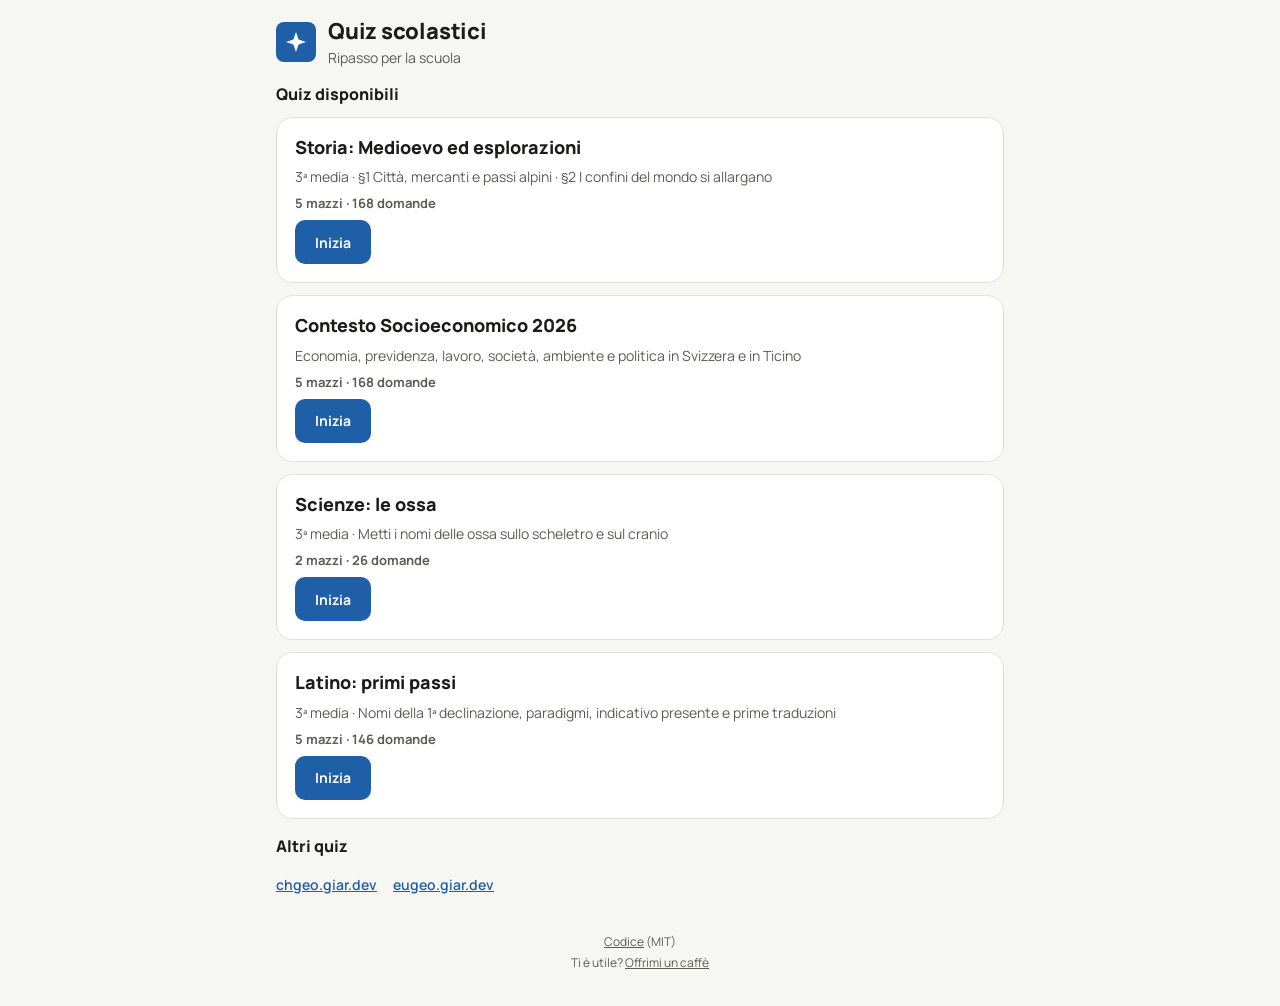
<file: index.html>
<!doctype html>
<!--
  Landing page. All visible text comes from shared/i18n.js (data-i18n) and quizzes.js,
  rendered by shared/landing.js.
-->
<html lang="it">
<head>
<meta charset="utf-8">
<meta name="viewport" content="width=device-width, initial-scale=1, viewport-fit=cover">
<title>Quiz scolastici</title>
<meta name="description" content="">
<meta name="theme-color" content="#1F5FA8">
<link rel="manifest" href="manifest.webmanifest">
<link rel="icon" href="icon.svg" type="image/svg+xml">
<link rel="apple-touch-icon" href="icon-180.png">
<link rel="preconnect" href="https://fonts.googleapis.com">
<link href="https://fonts.googleapis.com/css2?family=Manrope:wght@500;600;700;800&display=swap" rel="stylesheet">
<link rel="stylesheet" href="shared/style.css">
</head>
<body>
<div class="wrap">
  <header>
    <div class="brand">
      <div class="mark" aria-hidden="true"><svg width="24" height="24" viewBox="0 0 24 24" fill="none"><path d="M12 2l2.6 7.4L22 12l-7.4 2.6L12 22l-2.6-7.4L2 12l7.4-2.6z" fill="#fff"/></svg></div>
      <div><h1 data-i18n="siteTitle"></h1><p class="sub" data-i18n="siteSub"></p></div>
    </div>
  </header>

  <main class="landing">
    <h2 data-i18n="landingQuizzes"></h2>
    <div class="quizzes" id="quizzes"></div>
  </main>

  <section class="others" id="others">
    <h2 data-i18n="landingOthers"></h2>
    <p class="links"><a href="https://chgeo.giar.dev">chgeo.giar.dev</a> <a href="https://eugeo.giar.dev">eugeo.giar.dev</a></p>
  </section>

  <footer><a href="https://github.com/miguelgila/schoolquiz-web" rel="noopener" data-i18n="footCode"></a> (<span data-i18n="footLicence"></span>)<br><span data-i18n="coffeeQ"></span> <a href="https://ko-fi.com/miguelgila" rel="noopener" data-i18n="coffee"></a></footer>
</div>

<script src="shared/i18n.js"></script>
<script src="quizzes.js"></script>
<script src="shared/landing.js"></script>
</body>
</html>
</file>
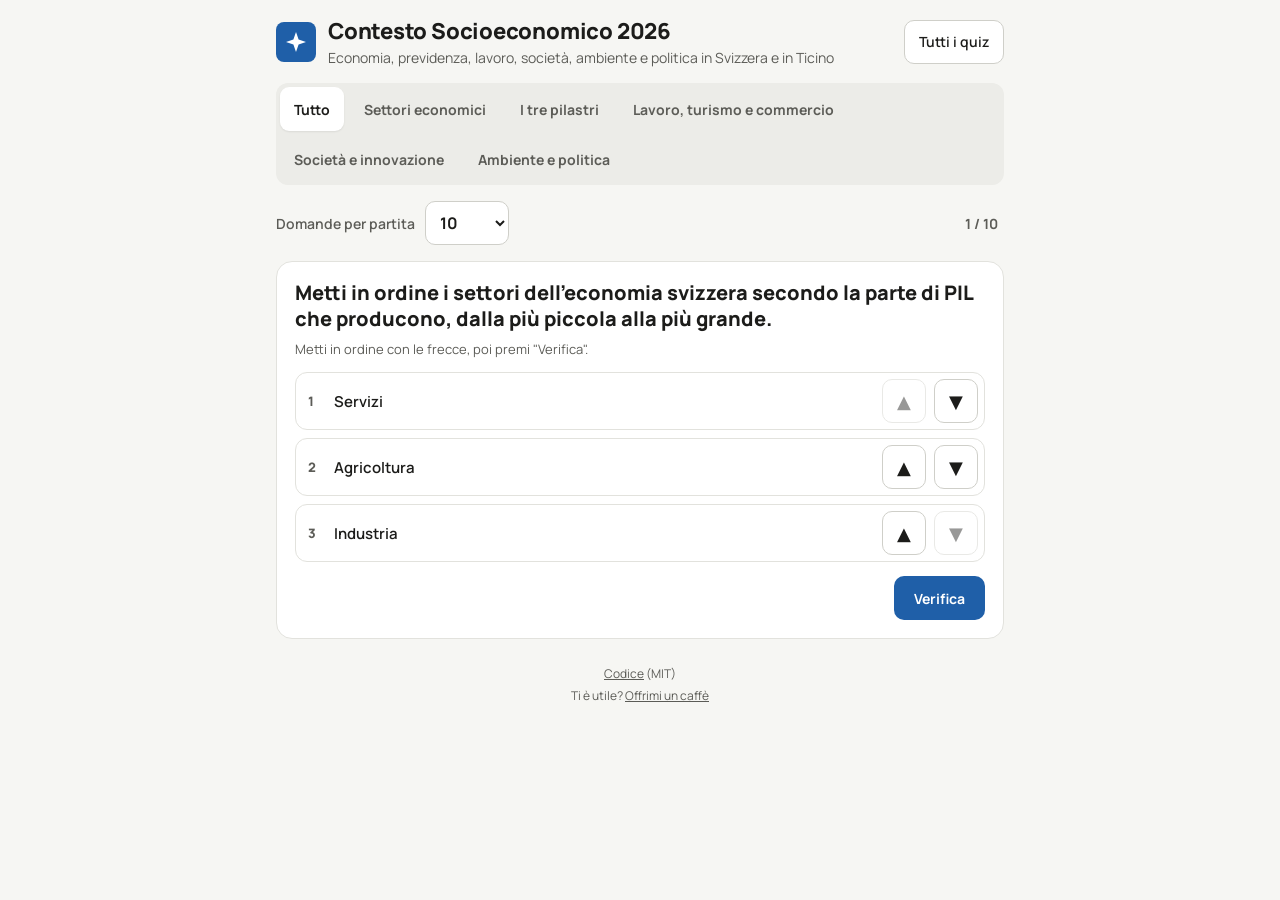
<file: contesto-socioeconomico-2026/index.html>
<!doctype html>
<html lang="it">
<head>
<meta charset="utf-8">
<meta name="viewport" content="width=device-width, initial-scale=1, viewport-fit=cover">
<title>Contesto Socioeconomico 2026</title>
<meta name="description" content="Quiz di contesto socioeconomico svizzero e ticinese: settori economici, tre pilastri, lavoro e turismo, società e innovazione, ambiente e politica.">
<link rel="manifest" href="../manifest.webmanifest">
<link rel="icon" href="../icon.svg" type="image/svg+xml">
<link rel="apple-touch-icon" href="../icon-180.png">
<meta name="theme-color" content="#1F5FA8">
<link rel="preconnect" href="https://fonts.googleapis.com">
<link href="https://fonts.googleapis.com/css2?family=Manrope:wght@500;600;700;800&display=swap" rel="stylesheet">
<link rel="stylesheet" href="../shared/style.css">
</head>
<body>
<div class="wrap">
  <header>
    <div class="brand">
      <div class="mark" aria-hidden="true"><svg width="24" height="24" viewBox="0 0 24 24" fill="none"><path d="M12 2l2.6 7.4L22 12l-7.4 2.6L12 22l-2.6-7.4L2 12l7.4-2.6z" fill="#fff"/></svg></div>
      <div><h1 id="qTitle"></h1><p class="sub" id="qSub"></p></div>
    </div>
    <div class="hnav">
      <a id="backLink" class="back" href="../" data-i18n="back"></a>
      <select id="langSel" class="lang" data-i18n-aria="langAria"></select>
    </div>
  </header>

  <nav class="seg" id="decks" data-i18n-aria="decksAria"></nav>

  <div class="row"><div class="tools"><label for="roundLen" data-i18n="roundLen"></label><select id="roundLen"></select><span class="progress" id="progress" aria-live="polite"></span></div></div>

  <main class="panel" id="card"></main>
  <section class="result panel" id="result" aria-live="polite"></section>

  <footer><a href="https://github.com/miguelgila/schoolquiz-web" rel="noopener" data-i18n="footCode"></a> (<span data-i18n="footLicence"></span>)<br><span data-i18n="coffeeQ"></span> <a href="https://ko-fi.com/miguelgila" rel="noopener" data-i18n="coffee"></a></footer>
</div>

<script src="../shared/i18n.js"></script>
<script src="questions.js"></script>
<script src="../shared/engine.js"></script>
</body>
</html>
</file>
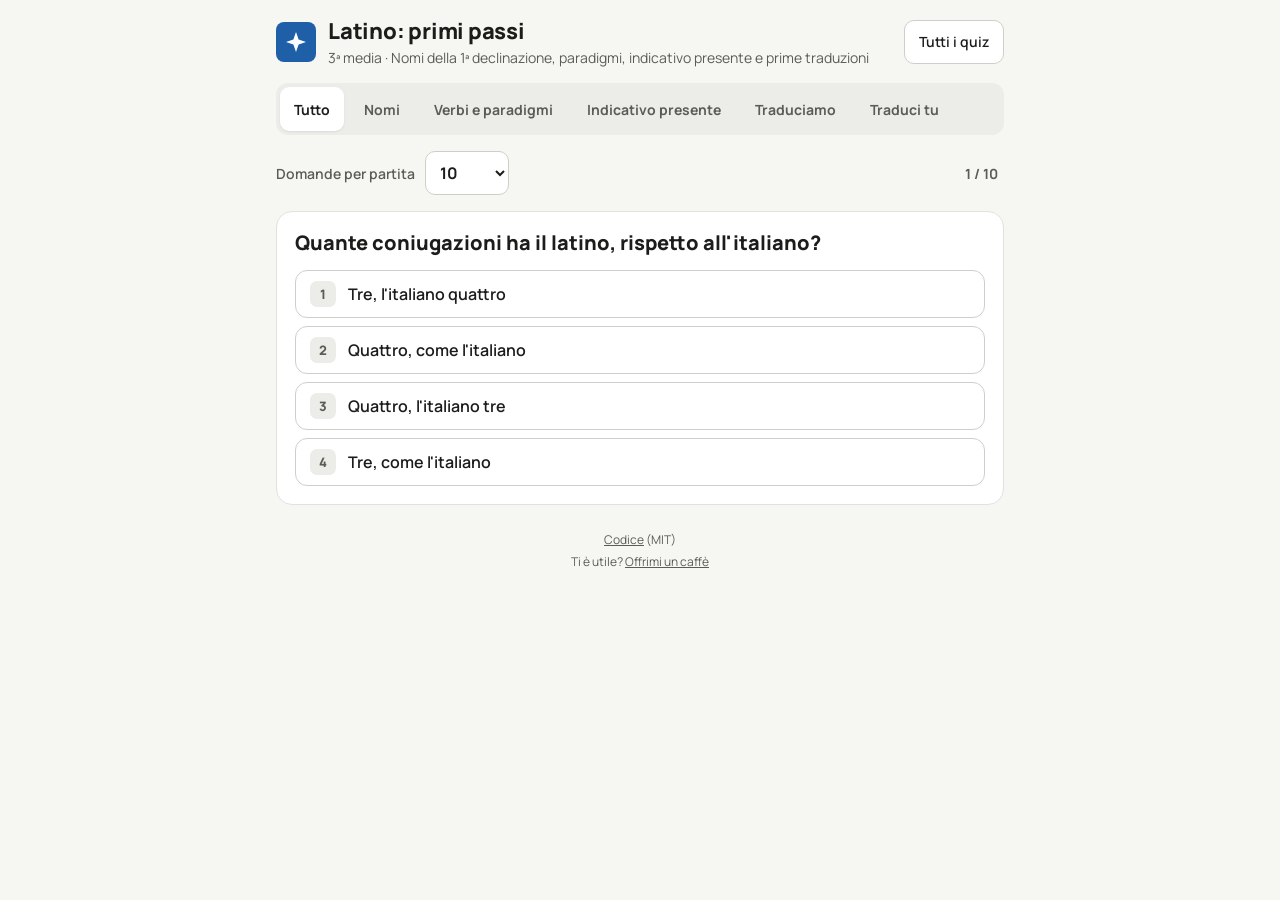
<file: latino-primi-passi/index.html>
<!doctype html>
<html lang="it">
<head>
<meta charset="utf-8">
<meta name="viewport" content="width=device-width, initial-scale=1, viewport-fit=cover">
<title>Latino: primi passi</title>
<meta name="description" content="Quiz di latino: nomi della 1ª declinazione, paradigmi, indicativo presente e prime traduzioni.">
<link rel="manifest" href="../manifest.webmanifest">
<link rel="icon" href="../icon.svg" type="image/svg+xml">
<link rel="apple-touch-icon" href="../icon-180.png">
<meta name="theme-color" content="#1F5FA8">
<link rel="preconnect" href="https://fonts.googleapis.com">
<link href="https://fonts.googleapis.com/css2?family=Manrope:wght@500;600;700;800&display=swap" rel="stylesheet">
<link rel="stylesheet" href="../shared/style.css">
</head>
<body>
<div class="wrap">
  <header>
    <div class="brand">
      <div class="mark" aria-hidden="true"><svg width="24" height="24" viewBox="0 0 24 24" fill="none"><path d="M12 2l2.6 7.4L22 12l-7.4 2.6L12 22l-2.6-7.4L2 12l7.4-2.6z" fill="#fff"/></svg></div>
      <div><h1 id="qTitle"></h1><p class="sub" id="qSub"></p></div>
    </div>
    <div class="hnav">
      <a id="backLink" class="back" href="../" data-i18n="back"></a>
      <select id="langSel" class="lang" data-i18n-aria="langAria"></select>
    </div>
  </header>

  <nav class="seg" id="decks" data-i18n-aria="decksAria"></nav>

  <div class="row"><div class="tools"><label for="roundLen" data-i18n="roundLen"></label><select id="roundLen"></select><span class="progress" id="progress" aria-live="polite"></span></div></div>

  <main class="panel" id="card"></main>
  <section class="result panel" id="result" aria-live="polite"></section>

  <footer><a href="https://github.com/miguelgila/schoolquiz-web" rel="noopener" data-i18n="footCode"></a> (<span data-i18n="footLicence"></span>)<br><span data-i18n="coffeeQ"></span> <a href="https://ko-fi.com/miguelgila" rel="noopener" data-i18n="coffee"></a></footer>
</div>

<script src="../shared/i18n.js"></script>
<script src="questions.js"></script>
<script src="../shared/engine.js"></script>
</body>
</html>
</file>
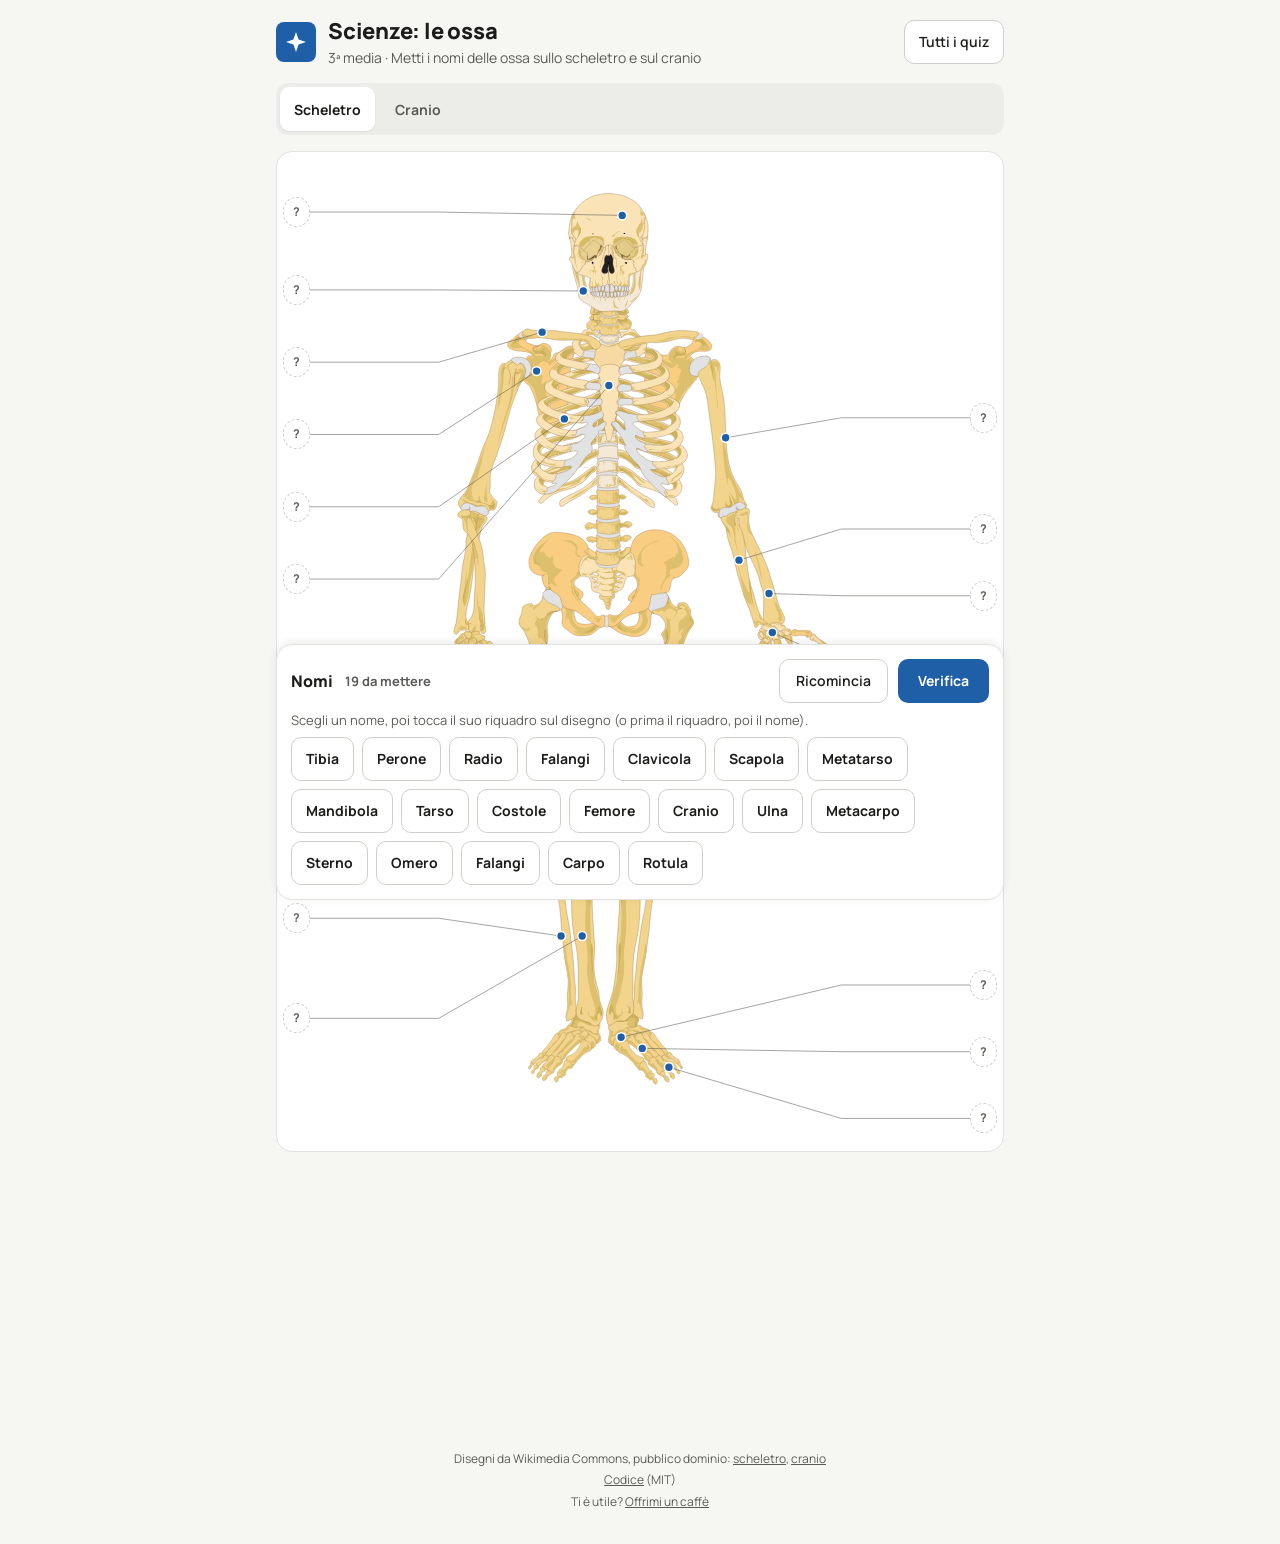
<file: scienze-ossa/index.html>
<!doctype html>
<html lang="it">
<head>
<meta charset="utf-8">
<meta name="viewport" content="width=device-width, initial-scale=1, viewport-fit=cover">
<title>Scienze: le ossa</title>
<meta name="description" content="Quiz di scienze: metti i nomi delle ossa sullo scheletro e sul cranio.">
<link rel="manifest" href="../manifest.webmanifest">
<link rel="icon" href="../icon.svg" type="image/svg+xml">
<link rel="apple-touch-icon" href="../icon-180.png">
<meta name="theme-color" content="#1F5FA8">
<link rel="preconnect" href="https://fonts.googleapis.com">
<link href="https://fonts.googleapis.com/css2?family=Manrope:wght@500;600;700;800&display=swap" rel="stylesheet">
<link rel="stylesheet" href="../shared/style.css">
</head>
<body>
<div class="wrap">
  <header>
    <div class="brand">
      <div class="mark" aria-hidden="true"><svg width="24" height="24" viewBox="0 0 24 24" fill="none"><path d="M12 2l2.6 7.4L22 12l-7.4 2.6L12 22l-2.6-7.4L2 12l7.4-2.6z" fill="#fff"/></svg></div>
      <div><h1 id="qTitle"></h1><p class="sub" id="qSub"></p></div>
    </div>
    <div class="hnav">
      <a id="backLink" class="back" href="../" data-i18n="back"></a>
      <select id="langSel" class="lang" data-i18n-aria="langAria"></select>
    </div>
  </header>

  <nav class="seg" id="decks" data-i18n-aria="decksAria"></nav>

  <section class="result panel" id="result" aria-live="polite"></section>

  <main class="panel boardPanel" data-i18n-aria="boardAria">
    <div class="board" id="board"></div>
  </main>

  <aside class="panel tray" data-i18n-aria="trayAria">
    <div class="trayHead">
      <h2 data-i18n="trayTitle"></h2>
      <span class="count" id="trayCount"></span>
      <div class="actions">
        <button class="btn" id="resetBtn" type="button" data-i18n="restart"></button>
        <button class="btn primary" id="checkBtn" type="button" data-i18n="check"></button>
      </div>
    </div>
    <p class="help" id="trayHelp" aria-live="polite"></p>
    <p class="help" id="trayEmpty" data-i18n="trayEmpty" hidden></p>
    <div class="cards" id="cards"></div>
  </aside>

  <footer><span data-i18n="footImages"></span> <a href="https://commons.wikimedia.org/wiki/File:Human_skeleton_front_-_no_labels.svg" rel="noopener" data-i18n="imgSkeleton"></a>, <a href="https://commons.wikimedia.org/wiki/File:Human_skull_side_simplified_(bones).svg" rel="noopener" data-i18n="imgSkull"></a><br><a href="https://github.com/miguelgila/schoolquiz-web" rel="noopener" data-i18n="footCode"></a> (<span data-i18n="footLicence"></span>)<br><span data-i18n="coffeeQ"></span> <a href="https://ko-fi.com/miguelgila" rel="noopener" data-i18n="coffee"></a></footer>
</div>

<script src="../shared/i18n.js"></script>
<script src="diagram.js"></script>
<script src="../shared/engine.js"></script>
<script src="../shared/diagram.js"></script>
</body>
</html>
</file>
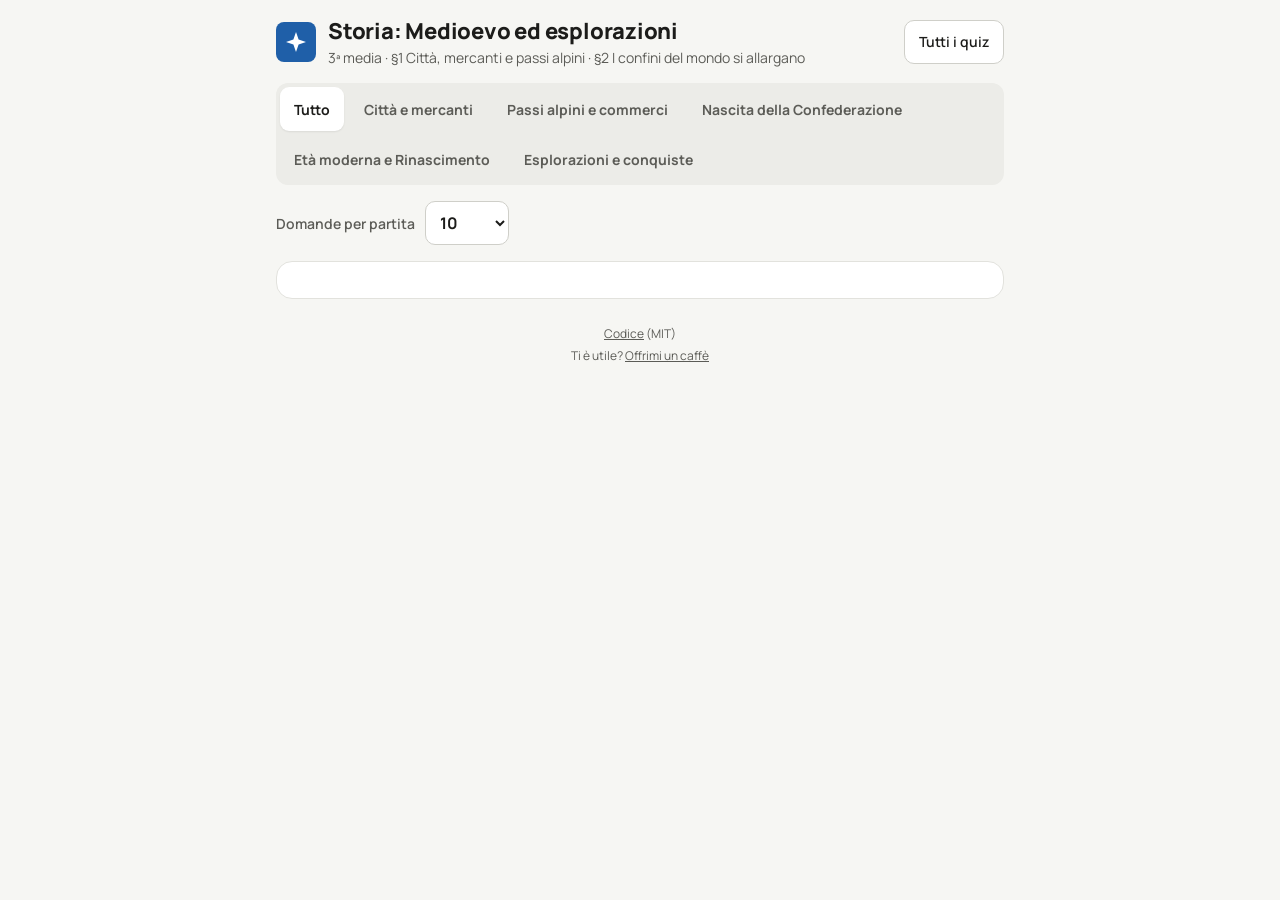
<file: storia-medioevo-esplorazioni/index.html>
<!doctype html>
<html lang="it">
<head>
<meta charset="utf-8">
<meta name="viewport" content="width=device-width, initial-scale=1, viewport-fit=cover">
<title>Storia: Medioevo ed esplorazioni</title>
<meta name="description" content="Quiz di storia: città e mercanti, passi alpini, nascita della Confederazione, età moderna ed esplorazioni.">
<link rel="manifest" href="../manifest.webmanifest">
<link rel="icon" href="../icon.svg" type="image/svg+xml">
<link rel="apple-touch-icon" href="../icon-180.png">
<meta name="theme-color" content="#1F5FA8">
<link rel="preconnect" href="https://fonts.googleapis.com">
<link href="https://fonts.googleapis.com/css2?family=Manrope:wght@500;600;700;800&display=swap" rel="stylesheet">
<link rel="stylesheet" href="../shared/style.css">
</head>
<body>
<div class="wrap">
  <header>
    <div class="brand">
      <div class="mark" aria-hidden="true"><svg width="24" height="24" viewBox="0 0 24 24" fill="none"><path d="M12 2l2.6 7.4L22 12l-7.4 2.6L12 22l-2.6-7.4L2 12l7.4-2.6z" fill="#fff"/></svg></div>
      <div><h1 id="qTitle"></h1><p class="sub" id="qSub"></p></div>
    </div>
    <div class="hnav">
      <a id="backLink" class="back" href="../" data-i18n="back"></a>
      <select id="langSel" class="lang" data-i18n-aria="langAria"></select>
    </div>
  </header>

  <nav class="seg" id="decks" data-i18n-aria="decksAria"></nav>

  <div class="row"><div class="tools"><label for="roundLen" data-i18n="roundLen"></label><select id="roundLen"></select><span class="progress" id="progress" aria-live="polite"></span></div></div>

  <main class="panel" id="card"></main>
  <section class="result panel" id="result" aria-live="polite"></section>

  <footer><a href="https://github.com/miguelgila/schoolquiz-web" rel="noopener" data-i18n="footCode"></a> (<span data-i18n="footLicence"></span>)<br><span data-i18n="coffeeQ"></span> <a href="https://ko-fi.com/miguelgila" rel="noopener" data-i18n="coffee"></a></footer>
</div>

<script src="../shared/i18n.js"></script>
<script src="questions.js"></script>
<script src="../shared/engine.js"></script>
</body>
</html>
</file>
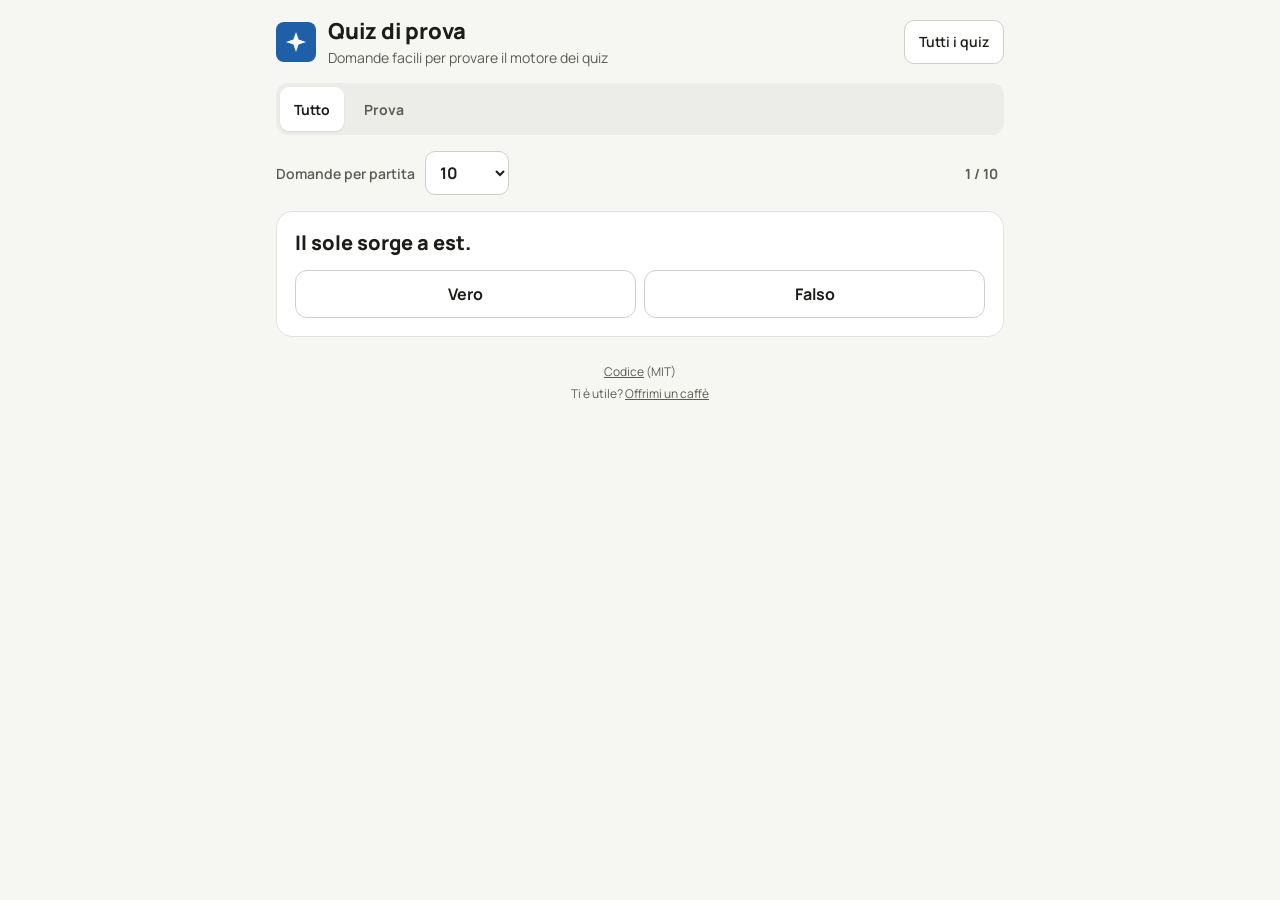
<file: tools/fixture/index.html>
<!doctype html>
<!--
  Quiz page shell. This is the template Task 7 copies into each <quiz-id>/index.html:
  copy it verbatim and change only the asset paths from ../../shared/ to ../shared/
  and the back link from ../../ to ../ (this fixture sits two levels deep).
  All visible text comes from shared/i18n.js (data-i18n / data-i18n-aria) and questions.js.
-->
<html lang="it">
<head>
<meta charset="utf-8">
<meta name="viewport" content="width=device-width, initial-scale=1, viewport-fit=cover">
<title></title>
<meta name="theme-color" content="#1F5FA8">
<link rel="preconnect" href="https://fonts.googleapis.com">
<link href="https://fonts.googleapis.com/css2?family=Manrope:wght@500;600;700;800&display=swap" rel="stylesheet">
<link rel="stylesheet" href="../../shared/style.css">
</head>
<body>
<div class="wrap">
  <header>
    <div class="brand">
      <div class="mark" aria-hidden="true"><svg width="24" height="24" viewBox="0 0 24 24" fill="none"><path d="M12 2l2.6 7.4L22 12l-7.4 2.6L12 22l-2.6-7.4L2 12l7.4-2.6z" fill="#fff"/></svg></div>
      <div><h1 id="qTitle"></h1><p class="sub" id="qSub"></p></div>
    </div>
    <div class="hnav">
      <a id="backLink" class="back" href="../../" data-i18n="back"></a>
      <select id="langSel" class="lang" data-i18n-aria="langAria"></select>
    </div>
  </header>

  <nav class="seg" id="decks" data-i18n-aria="decksAria"></nav>

  <div class="row"><div class="tools"><label for="roundLen" data-i18n="roundLen"></label><select id="roundLen"></select><span class="progress" id="progress" aria-live="polite"></span></div></div>

  <main class="panel" id="card"></main>
  <section class="result panel" id="result" aria-live="polite"></section>

  <footer><a href="https://github.com/miguelgila/schoolquiz-web" rel="noopener" data-i18n="footCode"></a> (<span data-i18n="footLicence"></span>)<br><span data-i18n="coffeeQ"></span> <a href="https://ko-fi.com/miguelgila" rel="noopener" data-i18n="coffee"></a></footer>
</div>

<script src="../../shared/i18n.js"></script>
<script src="questions.js"></script>
<script src="../../shared/engine.js"></script>
</body>
</html>
</file>
<file: shared/style.css>
/* Shared stylesheet for every quiz page. Palette and base components from eugeo. */
:root{--bg:#F6F6F3;--ink:#1C1C1A;--muted:#5C5C57;--line:#E2E2DD;--btn:#CFCFC9;--accent:#1F5FA8;--ok:#1F8A4C;--bad:#C8321E;--none:#D7D7D1;--okBg:#EEF7F1;--badBg:#FBF1EF}
*{box-sizing:border-box}
html{-webkit-text-size-adjust:100%}
body{margin:0;background:var(--bg);color:var(--ink);font-family:'Manrope',system-ui,sans-serif;overflow-wrap:anywhere}
button,select{font-family:inherit}
button{cursor:pointer}
button:disabled{cursor:default}
:focus-visible{outline:3px solid var(--accent);outline-offset:2px}
[hidden]{display:none !important}
.wrap{max-width:760px;margin:0 auto;padding:16px 16px 32px;display:flex;flex-direction:column;gap:16px}

/* header */
header{display:flex;flex-wrap:wrap;align-items:center;justify-content:space-between;gap:12px 24px}
.brand{display:flex;align-items:center;gap:12px;min-width:0}
.brand .mark{width:40px;height:40px;background:var(--accent);border-radius:8px;display:flex;align-items:center;justify-content:center;flex-shrink:0}
h1{margin:0;font-size:22px;font-weight:800;letter-spacing:-.01em}
.sub{margin:2px 0 0;font-size:14px;color:var(--muted)}
.hnav{display:flex;flex-wrap:wrap;align-items:center;gap:8px}
.back{display:inline-flex;align-items:center;min-height:44px;padding:0 14px;border-radius:10px;border:1.5px solid var(--btn);background:#fff;color:var(--ink);font-size:14px;font-weight:600;text-decoration:none}
.back:hover{background:#ECECE8}
.lang{min-height:48px;padding:0 10px;border:none;border-radius:12px;background:#ECECE8;color:var(--ink);font-size:16px;font-weight:700}

/* deck nav */
.seg{display:flex;flex-wrap:wrap;gap:6px;padding:4px;background:#ECECE8;border-radius:12px}
.seg button{min-height:44px;padding:0 14px;border:none;border-radius:9px;background:transparent;color:var(--muted);font-size:14px;font-weight:700;display:inline-flex;align-items:center;gap:8px}
.seg button[aria-pressed="true"]{background:#fff;color:var(--ink);box-shadow:0 1px 2px rgba(0,0,0,.08)}
.badge{font-size:11px;font-weight:700;padding:2px 7px;border-radius:999px;background:var(--okBg);color:var(--ok);white-space:nowrap}

/* toolbar */
.row{display:flex;flex-wrap:wrap;align-items:center;justify-content:space-between;gap:12px 24px}
.tools{display:flex;flex-wrap:wrap;align-items:center;gap:10px;width:100%}
.tools label{font-size:14px;color:var(--muted);font-weight:600}
.tools select{min-height:44px;padding:0 10px;border:1.5px solid var(--btn);border-radius:10px;background:#fff;color:var(--ink);font-size:16px;font-weight:700}
.tools .progress{font-size:14px;color:var(--muted);padding:0 6px;margin-left:auto;font-weight:700}

/* buttons */
.btn{min-height:44px;padding:0 16px;border:1.5px solid var(--btn);border-radius:10px;background:#fff;font-size:14px;font-weight:600;color:var(--ink)}
.btn:hover:not(:disabled){background:#ECECE8}
.btn:disabled{opacity:.45}
.btn.primary{border:none;background:var(--accent);color:#fff;font-weight:700;padding:0 20px}
.btn.primary:hover:not(:disabled){background:#184C87}
.btn.icon{width:44px;padding:0;font-size:18px;font-weight:700;flex-shrink:0}

/* question card */
.panel{background:#fff;border:1.5px solid var(--line);border-radius:16px;padding:14px}
.card{display:flex;flex-direction:column;gap:14px;padding:18px}
.card .q{margin:0;font-size:20px;font-weight:800;line-height:1.3}
.card .q:focus{outline:none}
.card .help{margin:-6px 0 0;font-size:13px;color:var(--muted)}
.actions{display:flex;justify-content:flex-end;gap:10px}

.options{display:flex;flex-direction:column;gap:8px}
.options button{width:100%;min-height:48px;padding:10px 14px;border:1.5px solid var(--btn);border-radius:12px;background:#fff;color:var(--ink);font-size:16px;font-weight:600;text-align:left;display:flex;align-items:center;gap:12px}
.options button:hover:not(:disabled){border-color:var(--ink)}
.options .key{flex-shrink:0;width:26px;height:26px;border-radius:7px;background:#ECECE8;color:var(--muted);font-size:13px;font-weight:800;display:inline-flex;align-items:center;justify-content:center}
.options.tf{flex-direction:row}
.options.tf button{flex:1 1 0;justify-content:center;font-weight:700}

/* answer states (options, match rows, order rows) */
.ok{border-color:var(--ok) !important;background:var(--okBg) !important;color:var(--ink)}
.bad{border-color:var(--bad) !important;background:var(--badBg) !important;color:var(--ink)}
.dim{opacity:.5}
.options button.ok .key{background:var(--ok);color:#fff}
.options button.bad .key{background:var(--bad);color:#fff}

/* match */
.match{display:flex;flex-direction:column;gap:8px}
.match .pair{display:flex;flex-wrap:wrap;align-items:center;gap:8px 12px;padding:8px 10px;border:1.5px solid var(--line);border-radius:12px}
.match label{flex:1 1 140px;font-size:15px;font-weight:700}
.match select{flex:1 1 180px;min-width:0;min-height:44px;padding:0 10px;border:1.5px solid var(--btn);border-radius:10px;background:#fff;color:var(--ink);font-size:16px;font-weight:600}

/* order */
.order{list-style:none;margin:0;padding:0;display:flex;flex-direction:column;gap:8px}
.order li{display:flex;align-items:center;gap:8px;padding:6px 6px 6px 12px;border:1.5px solid var(--line);border-radius:12px;font-size:15px;font-weight:600}
.order li .txt{flex:1 1 auto;min-width:0}
.order li .num{flex-shrink:0;color:var(--muted);font-weight:800;font-size:13px;width:18px}

/* write */
input.write{width:100%;min-height:48px;padding:0 14px;border:1.5px solid var(--btn);border-radius:12px;background:#fff;color:var(--ink);font-family:inherit;font-size:18px;font-weight:600}
input.write:focus{border-color:var(--accent);outline:none}
input.write:disabled{opacity:1;-webkit-text-fill-color:var(--ink)}

/* feedback */
.feedback{display:flex;flex-direction:column;gap:6px;padding:12px 14px;border-radius:12px;border:2px solid var(--line);background:#fff}
.feedback.ok{border-color:var(--ok);background:var(--okBg)}
.feedback.bad{border-color:var(--bad);background:var(--badBg)}
.feedback h2{margin:0;font-size:16px;font-weight:800}
.feedback.ok h2{color:var(--ok)}
.feedback.bad h2{color:var(--bad)}
.feedback p{margin:0;font-size:14px;line-height:1.4}
.feedback .correct{font-weight:700}
.feedback .src{font-size:12px;color:var(--muted)}

/* result */
.result{display:none;flex-direction:column;gap:12px;padding:18px}
.result.show{display:flex}
.result .score{font-size:20px;font-weight:800}
.result p{margin:0;font-size:14px;color:var(--muted)}
.result h2{margin:4px 0 0;font-size:16px;font-weight:800;color:var(--bad)}
.review{list-style:none;margin:0;padding:0;display:flex;flex-direction:column;gap:6px}
.review li{display:flex;flex-direction:column;gap:2px;font-size:14px;padding:8px 10px;border-radius:8px;background:var(--badBg);border:1px solid #F0D4CF}
.review li b{font-weight:700}
.review li span{color:var(--muted)}
.result .actions{justify-content:flex-start}

footer{font-size:12px;color:var(--muted);text-align:center;padding-top:8px;line-height:1.8}
footer a{color:inherit}

@media (max-width:480px){
  .wrap{padding:12px 16px 24px}
  .card{padding:14px}
  .card .q{font-size:18px}
  .match .pair{flex-direction:column;align-items:stretch}
  .match label,.match select{flex:none;width:100%}
  .actions .btn{flex:1 1 auto}
}

/* landing page */
.landing{display:flex;flex-direction:column;gap:12px}
.landing h2,.others h2{margin:0;font-size:16px;font-weight:800}
.quizzes{display:flex;flex-direction:column;gap:12px}
.quiz{display:flex;flex-direction:column;align-items:flex-start;gap:8px;padding:18px}
.quiz h3{margin:0;font-size:18px;font-weight:800;line-height:1.3}
.quiz .sub{margin:0}
.quiz .count{margin:0;font-size:13px;font-weight:700;color:var(--muted)}
a.btn{display:inline-flex;align-items:center;justify-content:center;text-decoration:none}
.others{display:flex;flex-direction:column;gap:6px}
.others .links{margin:0;display:flex;flex-wrap:wrap;gap:8px 16px;font-size:14px;font-weight:600}
.others a{color:var(--accent);display:inline-flex;align-items:center;min-height:44px}

/* labelling board (shared/diagram.js) */
.boardPanel{padding:10px 6px}
.board{position:relative;width:100%;user-select:none;-webkit-user-select:none}
.board svg{position:absolute;inset:0;width:100%;height:100%;display:block;pointer-events:none}
.board .lead{fill:none;stroke:var(--muted);stroke-width:1;vector-effect:non-scaling-stroke;opacity:.55}
.board .lead.lit{stroke-width:2.5;opacity:1;stroke:var(--accent)}
.board .lead.s-ok{stroke:var(--ok);opacity:.8}
.board .lead.s-bad{stroke:var(--bad)}
.board .lead.s-none{stroke:var(--muted)}
.board .pt{fill:var(--accent);stroke:#fff;stroke-width:1.5;vector-effect:non-scaling-stroke}
.board .pt.lit{r:7}
.board .pt.s-ok{fill:var(--ok)}
.board .pt.s-bad{fill:var(--bad)}
.board .pt.s-none{fill:var(--muted)}
.slot{position:absolute;transform:translateY(-50%);min-height:30px;max-width:46%;padding:3px 9px;border:1.5px dashed var(--btn);border-radius:999px;background:#fff;color:var(--muted);font-size:12px;font-weight:700;line-height:1.2;white-space:nowrap}
.slot::before{content:'';position:absolute;inset:-6px -4px}
.slot.l{left:0}
.slot.r{right:0}
.slot.filled{border-style:solid;border-color:var(--ink);color:var(--ink)}
.slot.sel{border-style:solid;border-color:var(--accent);background:var(--accent);color:#fff}
.slot.none{border-style:solid;border-color:var(--none);color:var(--muted)}
.slot.ok,.slot.bad{border-style:solid}
.slot s{color:var(--bad);font-weight:600}
.slot:hover:not(:disabled){border-color:var(--ink)}
.slot.sel:hover{border-color:var(--accent)}
.tray{position:sticky;bottom:0;z-index:2;display:flex;flex-direction:column;gap:8px;max-height:45vh;overflow-y:auto;box-shadow:0 -2px 10px rgba(0,0,0,.08)}
.trayHead{display:flex;flex-wrap:wrap;align-items:center;gap:6px 12px}
.trayHead h2{margin:0;font-size:16px;font-weight:800}
.trayHead .count{font-size:13px;color:var(--muted);font-weight:700}
.trayHead .actions{margin-left:auto}
.tray .help{margin:0;font-size:13px;color:var(--muted)}
.cards{display:flex;flex-wrap:wrap;gap:8px}
.tag{min-height:44px;padding:0 14px;border-radius:10px;border:1.5px solid var(--btn);background:#fff;color:var(--ink);font-size:14px;font-weight:700}
.tag:hover:not(:disabled){border-color:var(--ink)}
.tag[aria-pressed="true"]{border-color:var(--accent);background:var(--accent);color:#fff}

@media (max-width:480px){
  .slot{font-size:11px;padding:2px 7px;min-height:26px}
  .tray{padding:10px 12px}
  .cards{flex-wrap:nowrap;overflow-x:auto;padding-bottom:4px;margin:0 -12px;padding-left:12px;padding-right:12px}
  .tag{flex-shrink:0}
  .trayHead .actions .btn{flex:0 0 auto}
}
</file>
